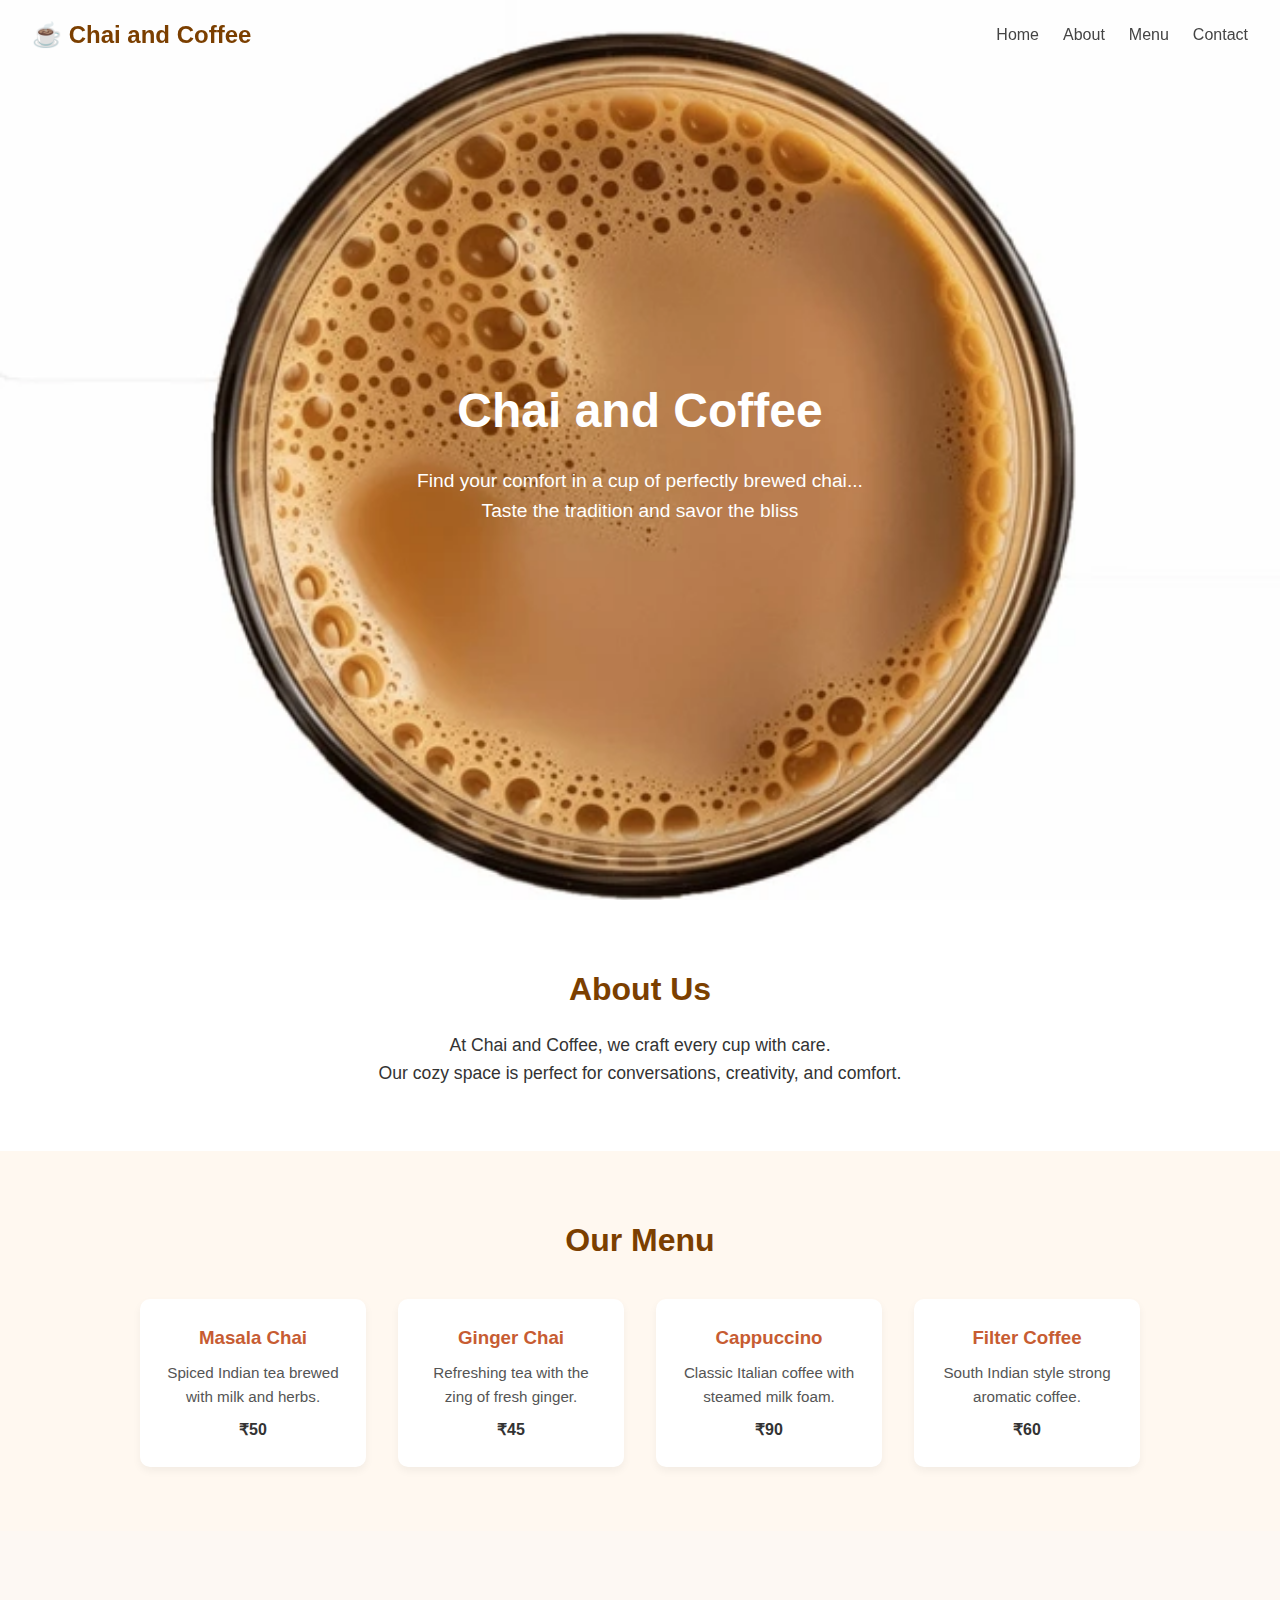
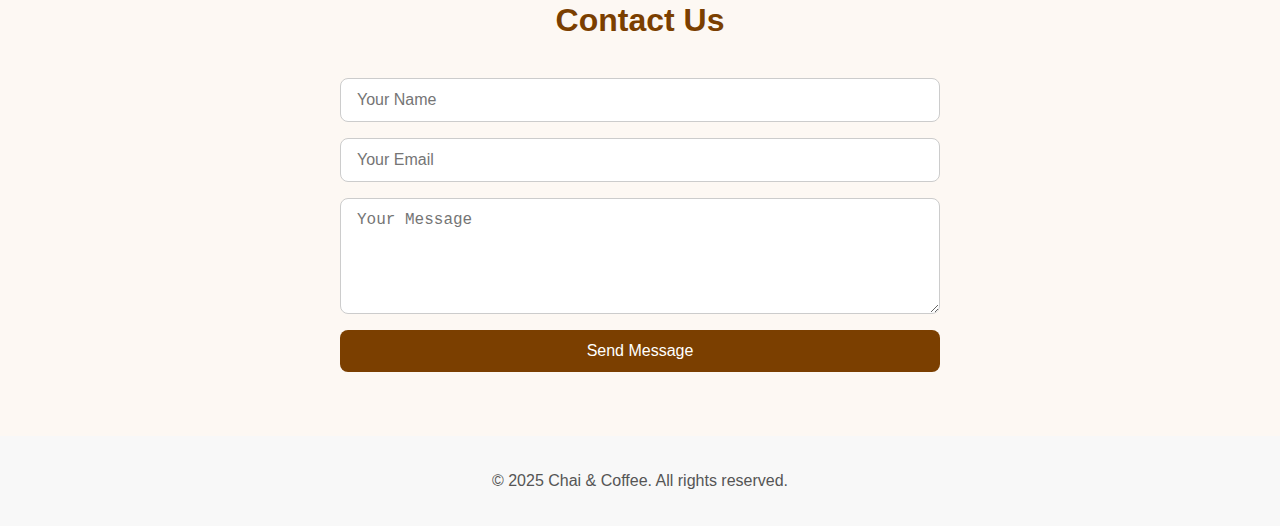
<file: skillCraft/index.html>
<!DOCTYPE html>
<html lang="en">
<head>
  <meta charset="UTF-8" />
  <meta name="viewport" content="width=device-width, initial-scale=1.0"/>
  <title>Chai & Coffee House</title>
  <link rel="stylesheet" href="style.css">
</head>
<body>

  <!-- Navigation -->
  <nav id="navbar">
    <div class="logo">☕ Chai and Coffee</div>
    <div class="menu-toggle" onclick="toggleMenu()">
      <div></div>
      <div></div>
      <div></div>
    </div>
    <div class="nav-links" id="navLinks">
      <a href="#">Home</a>
      <a href="#about">About</a>
      <a href="#menu">Menu</a>
      <a href="#contact">Contact</a>
    </div>
  </nav>

  <!-- Hero Section -->
  <section class="hero">
    <div>
      <h1>Chai and Coffee</h1>
      <p>Find your comfort in a cup of perfectly brewed chai...</p>
      <p>Taste the tradition and savor the bliss</p>
    </div>
  </section>

  <!-- About Section -->
  <section class="about" id="about">
    <h2>About Us</h2>
    <p>
      At Chai and Coffee, we craft every cup with care.
    </p>
    <p>Our cozy space is perfect for conversations, creativity, and comfort.</p>
  </section>

  <!-- Menu Section -->
  <section class="menu" id="menu">
    <h2>Our Menu</h2>
    <div class="menu-items">
      <div class="menu-card">
        <h3>Masala Chai</h3>
        <p>Spiced Indian tea brewed with milk and herbs.</p>
        <span>₹50</span>
      </div>
      <div class="menu-card">
        <h3>Ginger Chai</h3>
        <p>Refreshing tea with the zing of fresh ginger.</p>
        <span>₹45</span>
      </div>
      <div class="menu-card">
        <h3>Cappuccino</h3>
        <p>Classic Italian coffee with steamed milk foam.</p>
        <span>₹90</span>
      </div>
      <div class="menu-card">
        <h3>Filter Coffee</h3>
        <p>South Indian style strong aromatic coffee.</p>
        <span>₹60</span>
      </div>
    </div>
  </section>

  <!-- Contact Section -->
  <section class="contact" id="contact">
    <h2>Contact Us</h2>
    <form class="contact-form">
      <input type="text" placeholder="Your Name" required />
      <input type="email" placeholder="Your Email" required />
      <textarea rows="5" placeholder="Your Message" required></textarea>
      <button type="submit">Send Message</button>
    </form>
  </section>

  <!-- Footer -->
  <footer>
    &copy; 2025 Chai & Coffee. All rights reserved.
  </footer>

  <script src="script.js"></script>
</body>
</html>
</file>
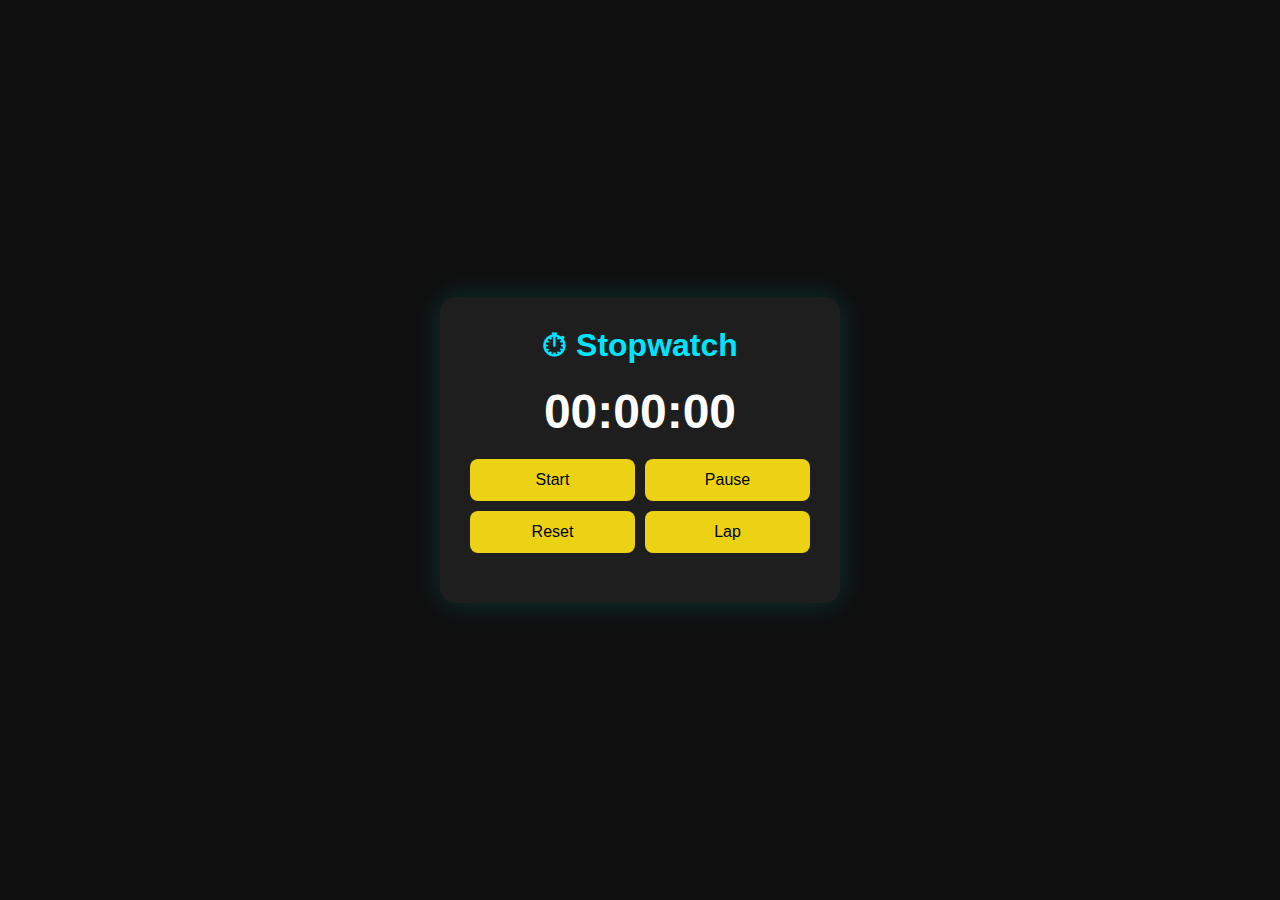
<file: SkillCraft_02/index.html>
<!DOCTYPE html>
<html lang="en">
<head>
  <meta charset="UTF-8" />
  <meta name="viewport" content="width=device-width, initial-scale=1.0"/>
  <title>Responsive Stopwatch</title>
  <link rel="stylesheet" href="style.css" />
</head>
<body>
  <div class="container">
    <h1>⏱ Stopwatch</h1>
    <div id="time-display">00:00:00</div>

    <div class="buttons">
      <button onclick="startStop()">Start</button>
      <button onclick="pause()">Pause</button>
      <button onclick="reset()">Reset</button>
      <button onclick="lap()">Lap</button>
    </div>

    <ul id="laps"></ul>
  </div>

  <script src="script.js"></script>
</body>
</html>
</file>
<file: SkillCraft_02/style.css>
* {
  margin: 0;
  padding: 0;
  box-sizing: border-box;
}

body {
  font-family: 'Segoe UI', sans-serif;
  background: #0f0f0f;
  color: #fff;
  height: 100vh;
  display: flex;
  align-items: center;
  justify-content: center;
  padding: 20px;
}

.container {
  background: #1e1e1e;
  padding: 30px;
  border-radius: 16px;
  box-shadow: 0 0 30px rgba(0, 255, 255, 0.15);
  text-align: center;
  width: 100%;
  max-width: 400px;
}

h1 {
  margin-bottom: 20px;
  font-size: 2rem;
  color: #00e5ff;
}

#time-display {
  font-size: 3rem;
  margin-bottom: 20px;
  font-weight: bold;
  color: #ffffff;
}

.buttons {
  display: flex;
  flex-wrap: wrap;
  gap: 10px;
  justify-content: center;
  margin-bottom: 20px;
}

button {
  padding: 12px 20px;
  background-color: #ebd215;
  color: black;
  border: none;
  border-radius: 8px;
  font-size: 16px;
  cursor: pointer;
  transition: background 0.3s;
  flex: 1 1 40%;
  min-width: 120px;
}

button:hover {
  background-color: white;
}

#laps {
  list-style: none;
  max-height: 200px;
  overflow-y: auto;
  padding: 0;
  text-align: left;
}

#laps li {
  padding: 8px;
  border-bottom: 1px solid #333;
  font-size: 14px;
  color: #ccc;
}

/* Responsive Styles */
@media (max-width: 480px) {
  h1 {
    font-size: 1.5rem;
  }

  #time-display {
    font-size: 2.2rem;
  }

  button {
    font-size: 14px;
    padding: 10px;
  }
}
</file>
<file: skillCraft/style.css>
/* RESET */
* {
  margin: 0;
  padding: 0;
  box-sizing: border-box;
}

body {
  font-family: 'Segoe UI', sans-serif;
  line-height: 1.6;
  color: #333;
}

/* NAVIGATION */
nav {
  position: fixed;
  top: 0;
  width: 100%;
  background-color: transparent;
  padding: 1rem 2rem;
  display: flex;
  justify-content: space-between;
  align-items: center;
  z-index: 1000;
  transition: background-color 0.3s ease, box-shadow 0.3s ease;
}

nav.scrolled {
  background-color: #fff8f0;
  box-shadow: 0 2px 5px rgba(0,0,0,0.1);
}

.logo {
  font-size: 1.5rem;
  font-weight: bold;
  color: #7B3F00;
}

.nav-links {
  display: flex;
  gap: 1.5rem;
}

.nav-links a {
  text-decoration: none;
  color: #444;
  font-weight: 500;
  transition: color 0.3s ease;
}

.nav-links a:hover {
  color: #C75C32;
}

/* HERO SECTION */
.hero {
  height: 100vh;
  background: url(chaiimg.jpg) center/cover no-repeat;
  color: white;
  display: flex;
  justify-content: center;
  align-items: center;
  text-align: center;
  padding: 2rem;
}

.hero h1 {
  font-size: 3rem;
  margin-bottom: 1rem;
}

.hero p {
  font-size: 1.2rem;
  max-width: 600px;
}

/* SECTION */
section {
  padding: 4rem 2rem;
}

.about {
  text-align: center;
}

.about h2 {
  font-size: 2rem;
  color: #7B3F00;
  margin-bottom: 1rem;
}

.about p {
  max-width: 700px;
  margin: 0 auto;
  font-size: 1.1rem;
}

/* FOOTER */
footer {
  text-align: center;
  padding: 2rem;
  background-color: #f8f8f8;
  color: #555;
}

/* RESPONSIVE */
@media (max-width: 768px) {
  .nav-links {
    flex-direction: column;
    background: #fff8f0;
    position: absolute;
    top: 100%;
    right: 0;
    width: 200px;
    display: none;
    padding: 1rem;
  }

  .nav-links.active {
    display: flex;
  }

  .menu-toggle {
    display: block;
    cursor: pointer;
  }

  .menu-toggle div {
    width: 25px;
    height: 3px;
    background: #333;
    margin: 5px;
  }
}

.menu-toggle {
  display: none;
}


.menu {
  background-color: #fff8f0;
  text-align: center;
  padding: 4rem 2rem;
}

.menu h2 {
  font-size: 2rem;
  color: #7B3F00;
  margin-bottom: 2rem;
}

.menu-items {
  display: grid;
  grid-template-columns: repeat(auto-fit, minmax(220px, 1fr));
  gap: 2rem;
  max-width: 1000px;
  margin: 0 auto;
}

.menu-card {
  background-color: #fff;
  padding: 1.5rem;
  border-radius: 10px;
  box-shadow: 0 4px 8px rgba(0,0,0,0.05);
  transition: transform 0.2s ease;
}

.menu-card:hover {
  transform: translateY(-5px);
}

.menu-card h3 {
  color: #C75C32;
  margin-bottom: 0.5rem;
}

.menu-card p {
  font-size: 0.95rem;
  color: #555;
  margin-bottom: 0.5rem;
}

.menu-card span {
  font-weight: bold;
  color: #333;
}


.contact {
  padding: 4rem 2rem;
  background-color: #fdf8f3;
  text-align: center;
}

.contact h2 {
  font-size: 2rem;
  color: #7B3F00;
  margin-bottom: 2rem;
}

.contact-form {
  max-width: 600px;
  margin: 0 auto;
  display: flex;
  flex-direction: column;
  gap: 1rem;
}

.contact-form input,
.contact-form textarea {
  padding: 0.75rem 1rem;
  border: 1px solid #ccc;
  border-radius: 8px;
  font-size: 1rem;
}

.contact-form button {
  background-color: #7B3F00;
  color: white;
  padding: 0.75rem;
  border: none;
  border-radius: 8px;
  font-size: 1rem;
  cursor: pointer;
  transition: background-color 0.3s ease;
}

.contact-form button:hover {
  background-color: #5a2d00;
}
</file>
